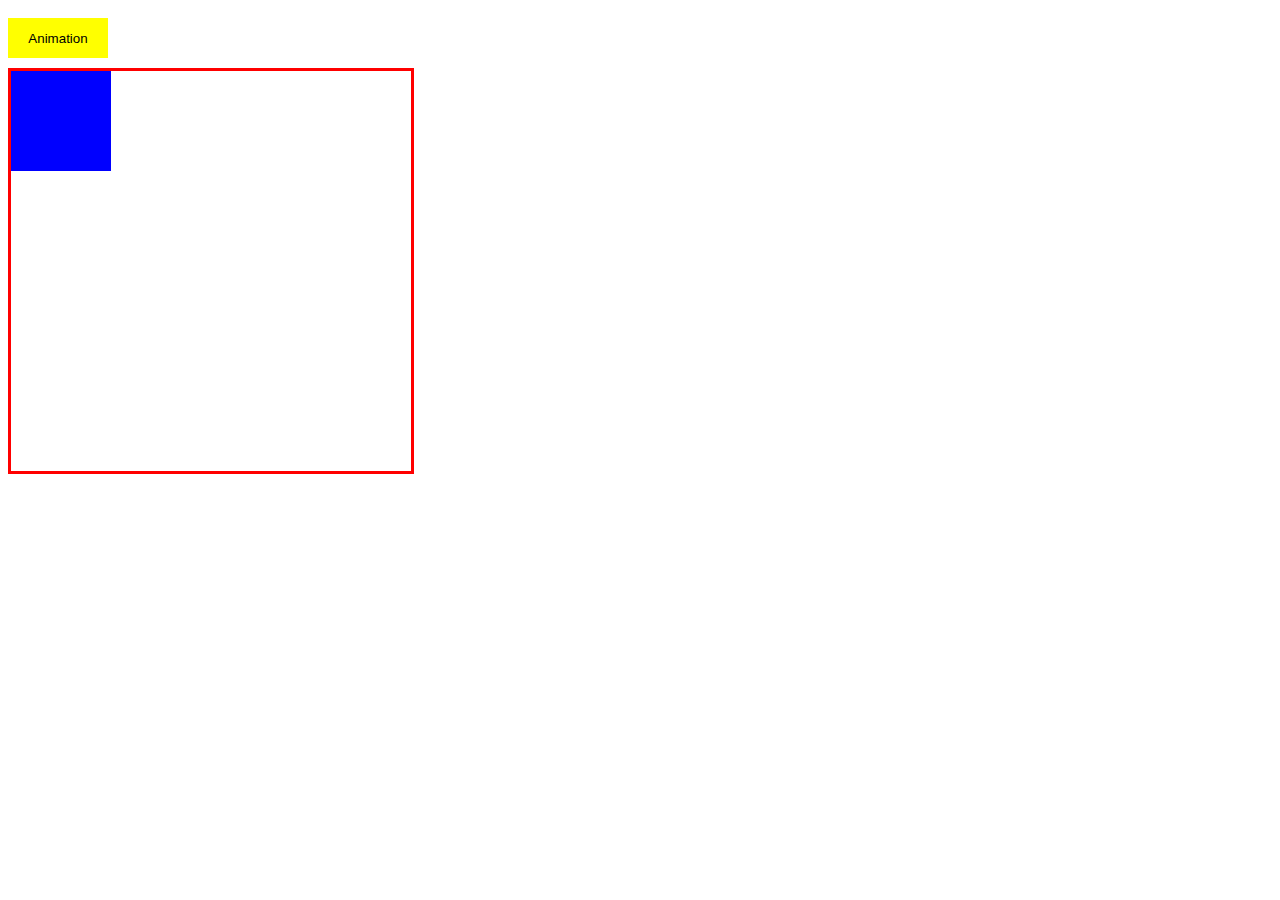
<file: 39/index.html>
<!DOCTYPE html>
<html lang="ru">
  <head>
    <meta charset="utf-8">
    <meta http-equiv="X-UA-Compatible" content="IE=edge">
   	<title>Java Script</title>
   	<link rel="stylesheet" href="styles.css">
  </head>
  <body>
    <button class="btn">Animation</button>
    <div class="wrapper">
        <div class="box"></div>
    </div>

	<script src="script.js"></script>
  </body>
</html>
</file>
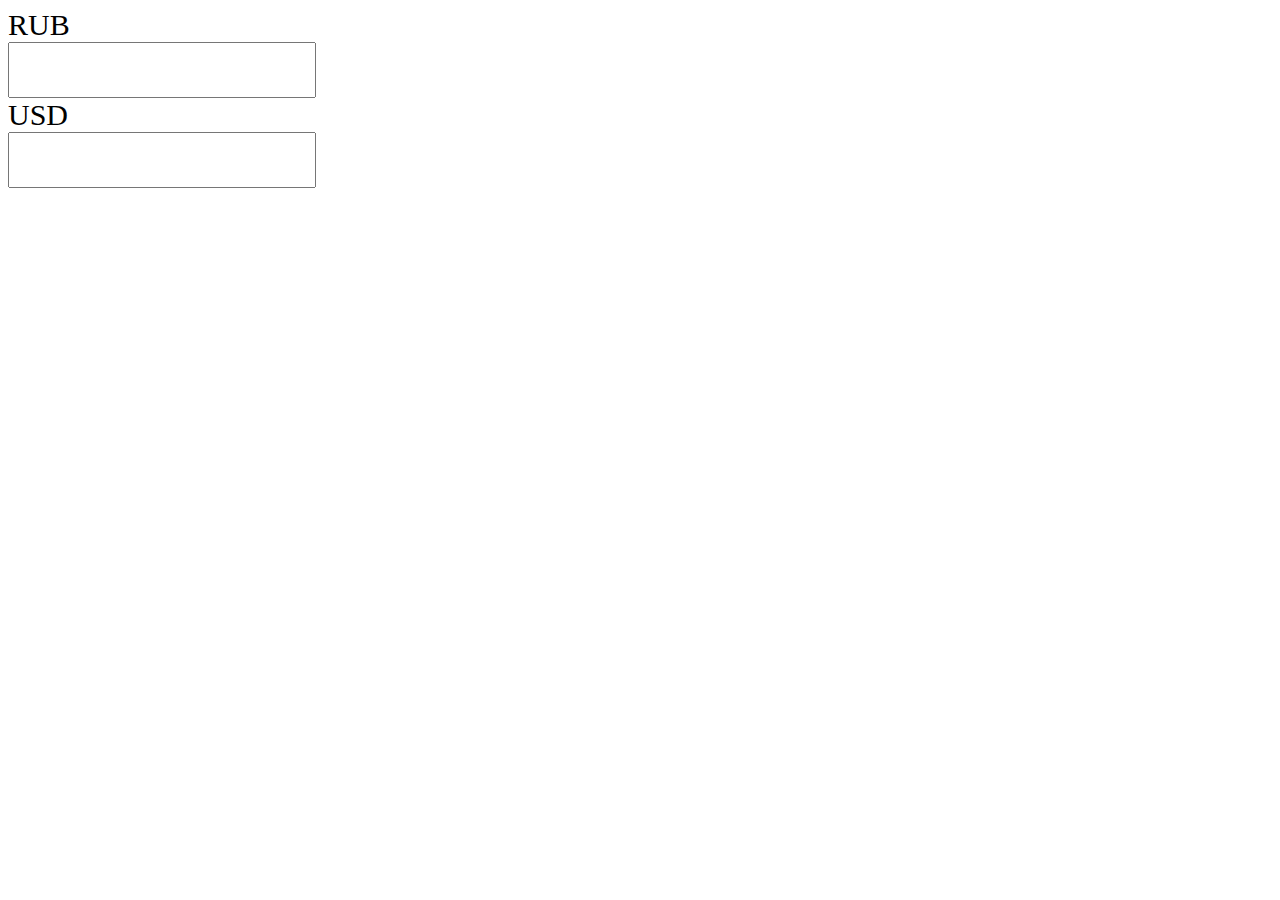
<file: calc/index.html>
<!DOCTYPE html>
<html lang="en">
<head>
    <meta charset="UTF-8">
    <meta name="viewport" content="width=device-width, initial-scale=1.0">
    <meta http-equiv="X-UA-Compatible" content="ie=edge">
    <title>Calc</title>
    <style>
        label {
            display: block;
            font-size: 30px;
        }
        input {
            width: 300px;
            height: 50px;
            font-size: 30px;
        }
    </style>
</head>
<body>
    <label for="rub">RUB</label>
    <input id="rub" type="text">
    <label for="usd">USD</label>
    <input id="usd" type="text">
    <script src="js/script.js"></script>
</body>
</html>
</file>
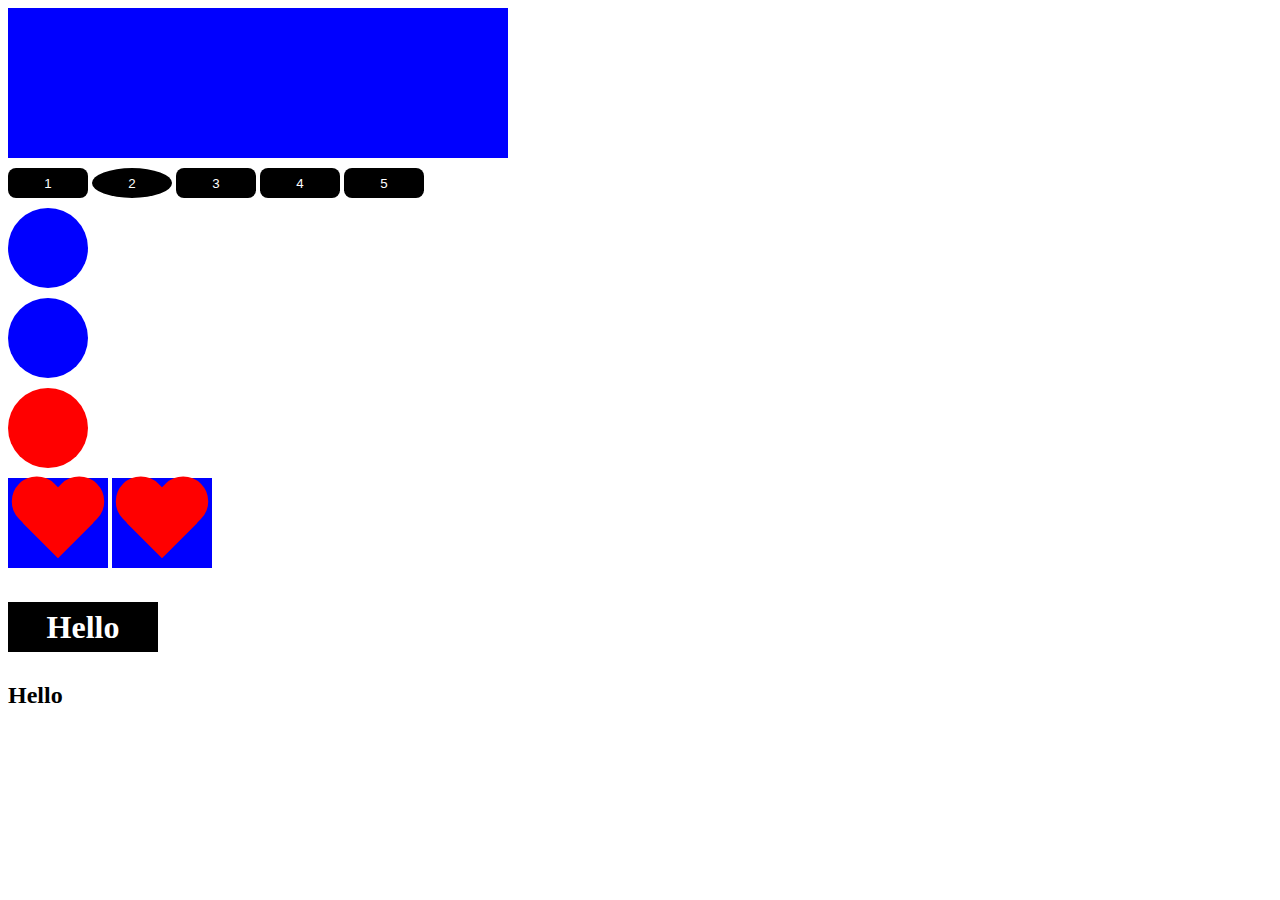
<file: elements/index.html>
<!DOCTYPE html>
<html lang="ru">
	<head>
		<meta charset="utf-8">
		<meta http-equiv="X-UA-Compatible" content="IE=edge">
		<title>JavaScript</title>
		<link rel="stylesheet" href="css/style.css">
	</head>
	<body>
		<div class="box" id="box"></div>
		<button>1</button>
		<button>2</button>
		<button>3</button>
		<button>4</button>
		<button>5</button>

		<div class="circle"></div>
		<div class="circle"></div>
		<div class="circle"></div>

		<div class="wrapper">
			<div class="heart"></div>
			<div class="heart"></div>
            <div class="heart"></div>
            
		</div>

		<script src="js/script.js"></script>
	</body>
</html>
</file>
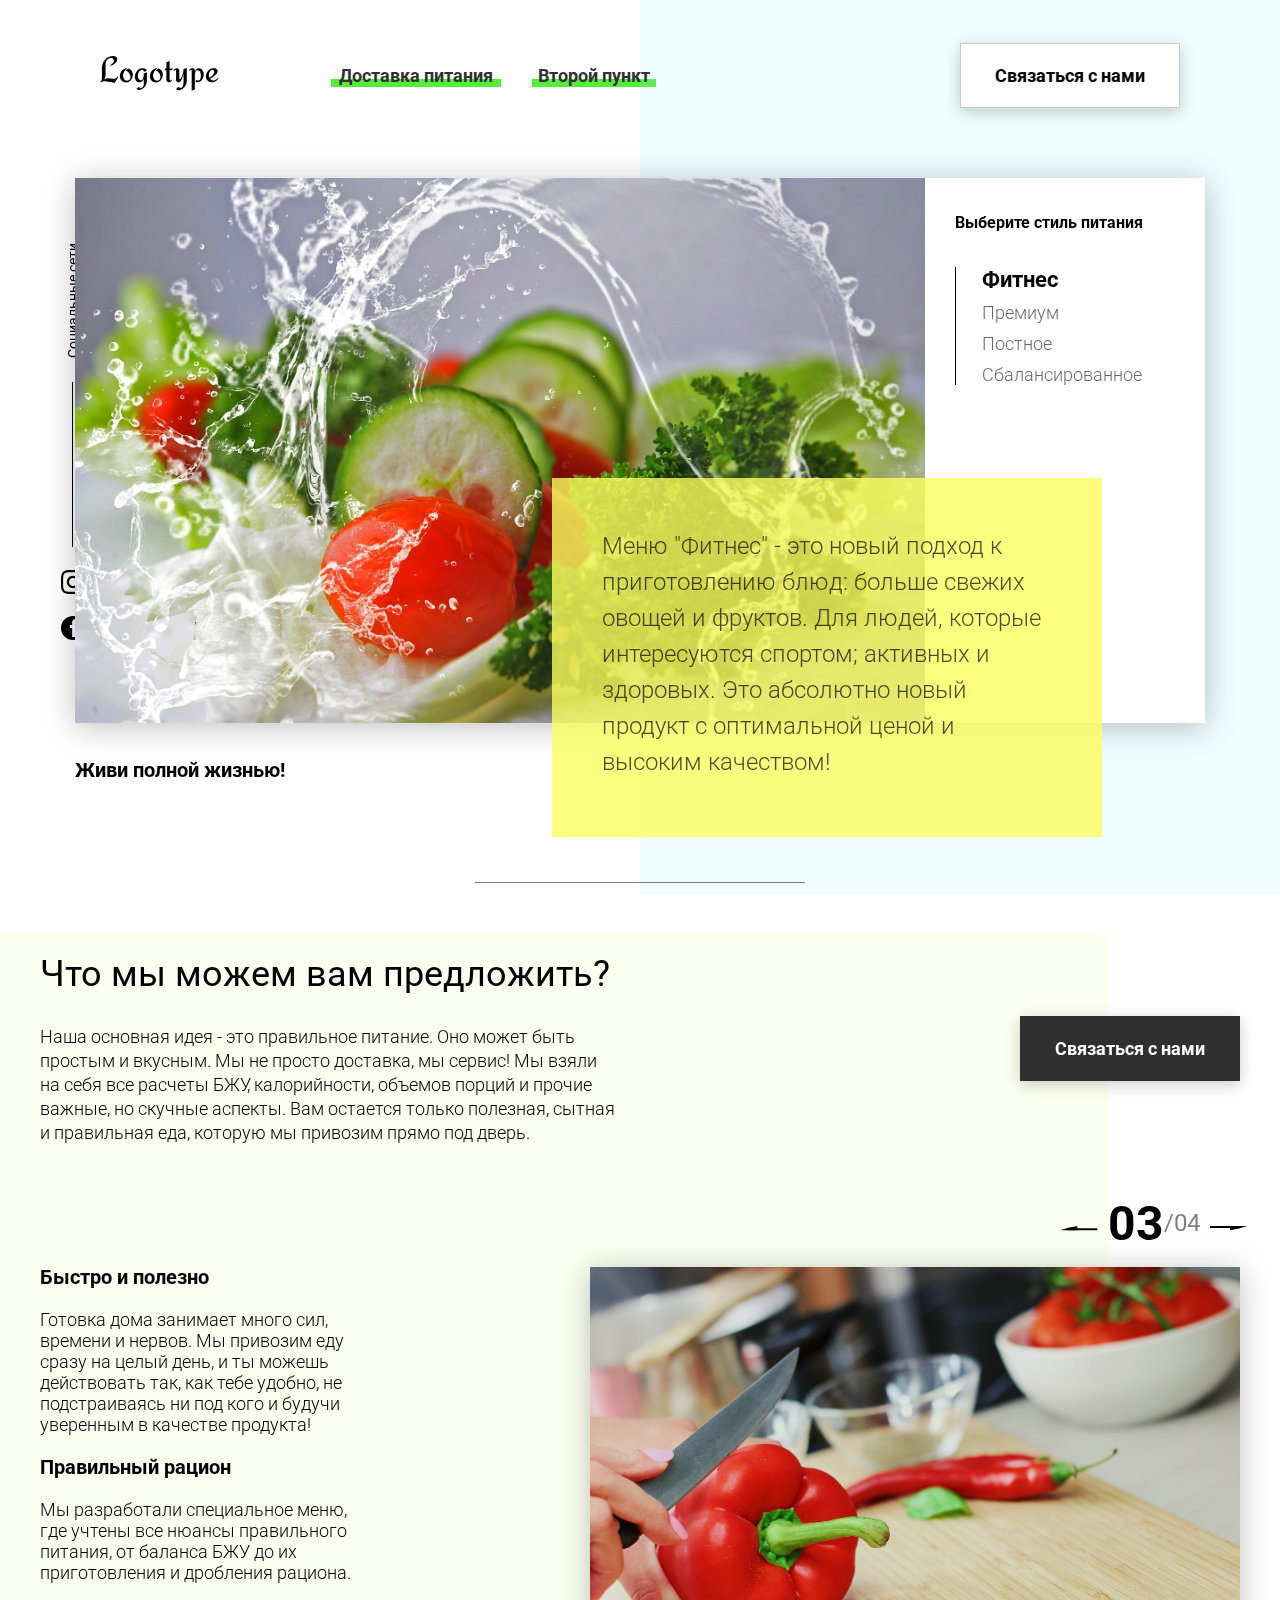
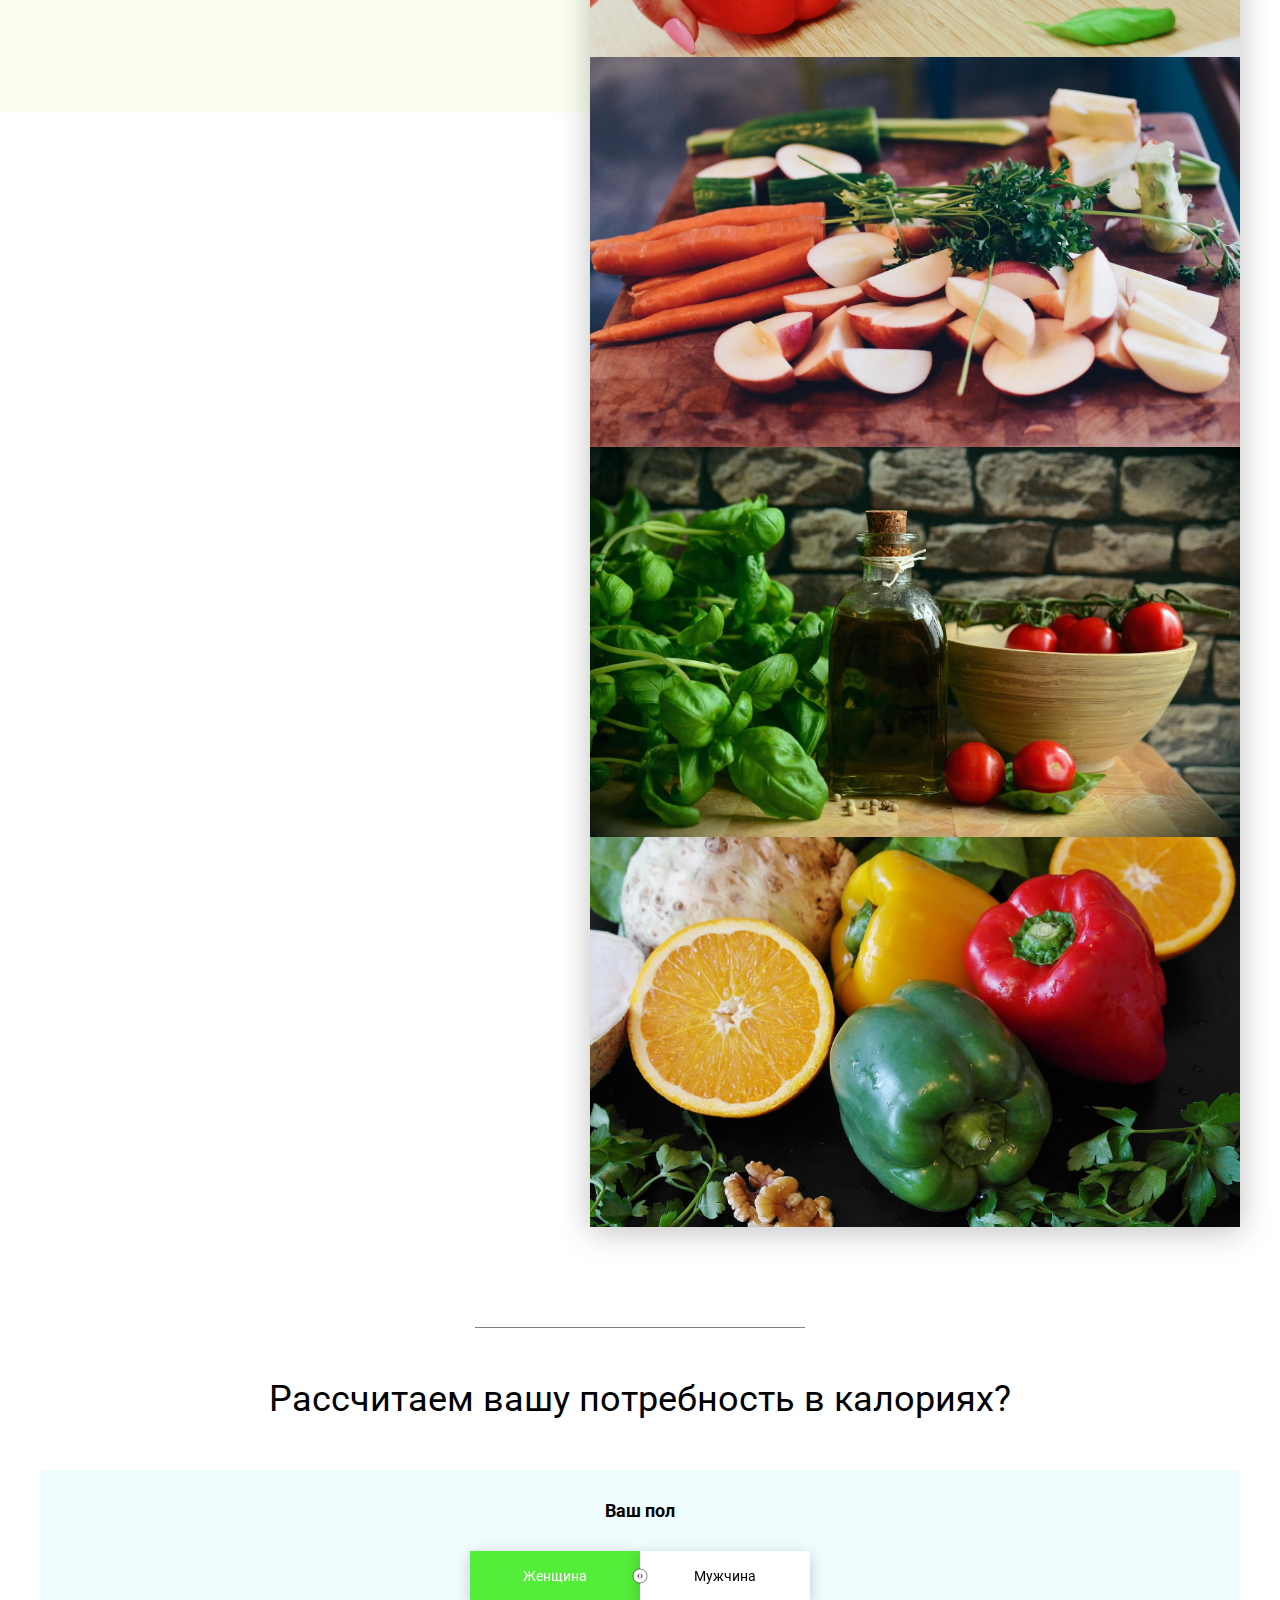
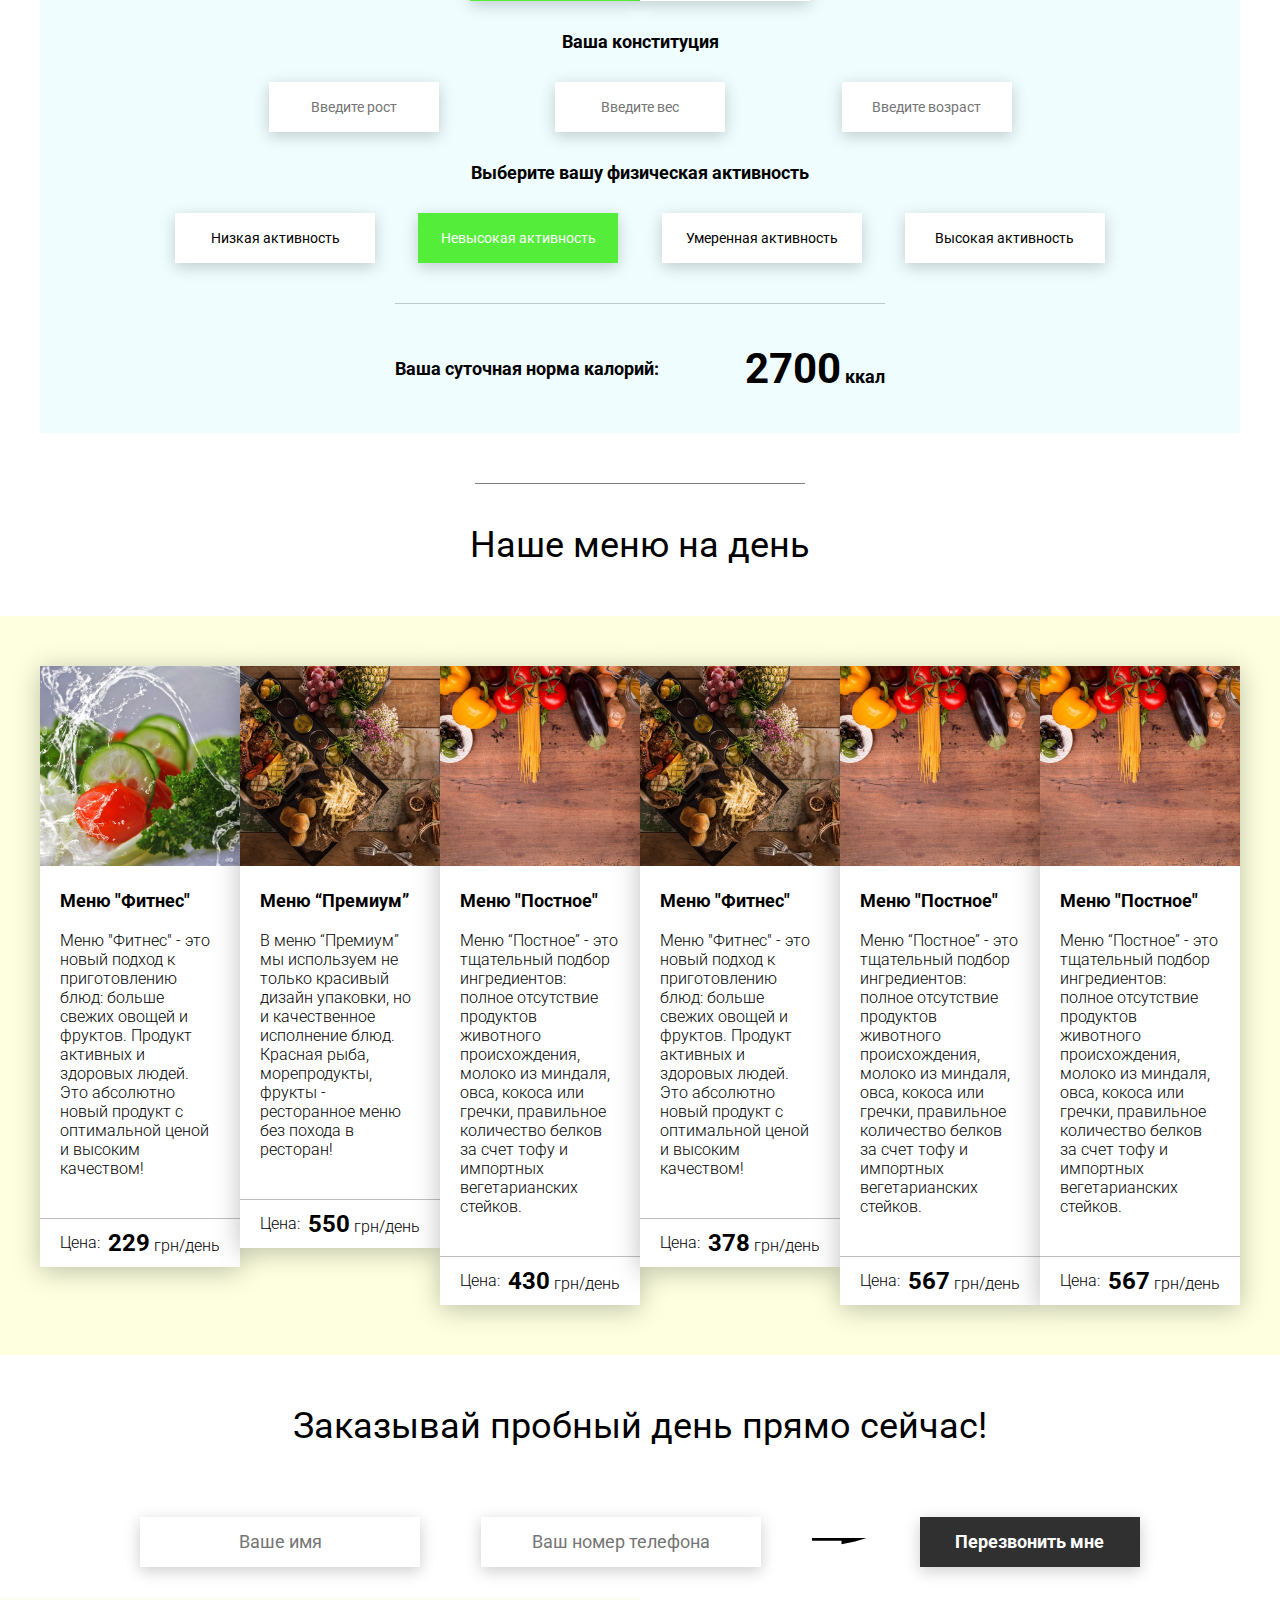
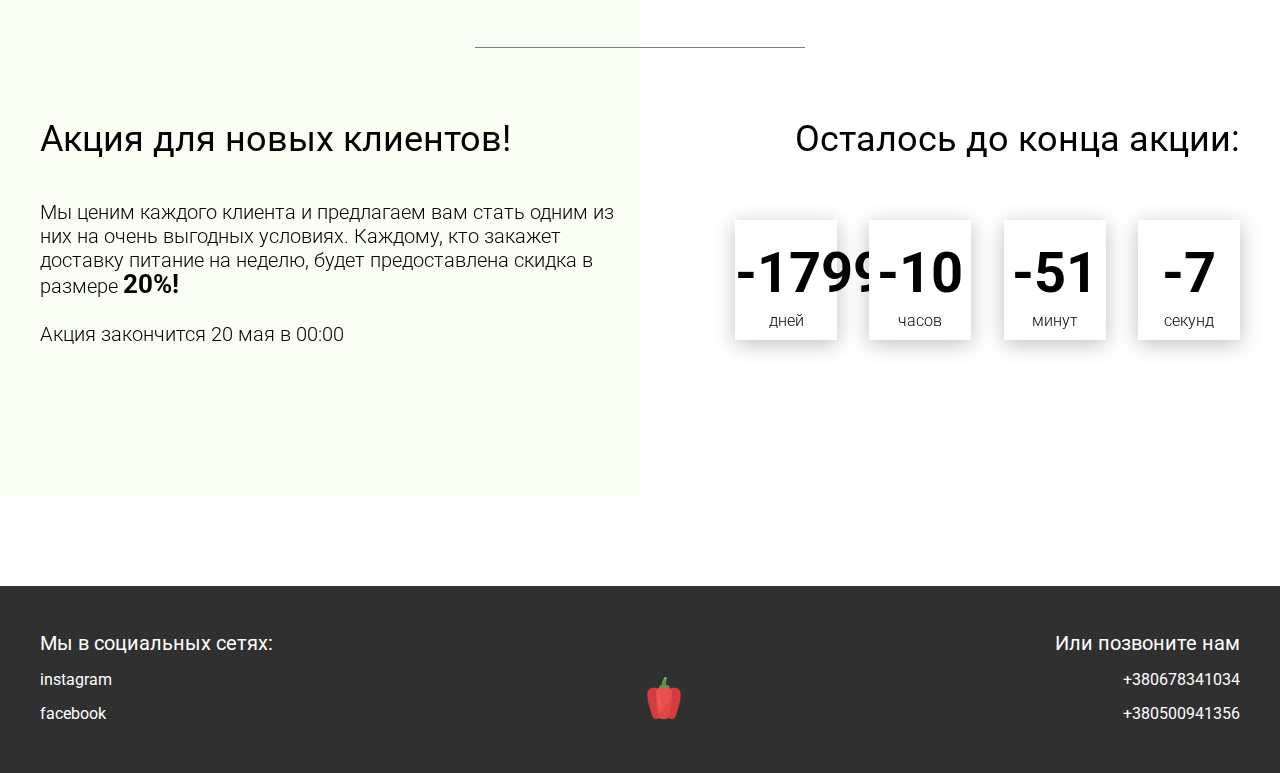
<file: Food/index.html>
<!DOCTYPE html>
<html lang="en">
<head>
    <meta charset="UTF-8">
    <meta name="viewport" content="width=device-width, initial-scale=1.0">
    <title>Food</title>
    <link rel="stylesheet" href="css/style.css">
</head>
<body>
    <header class="header">
        <div class="header__left-block">
            <div class="header__logo">
                <img src="icons/logo.svg" alt="Логотип">
            </div>
            <nav class="header__links">
                <a href="#" class="header__link">Доставка питания</a>
                <a href="#" class="header__link">Второй пункт</a>
            </nav>
        </div>
        <div class="header__right-block">
            <button data-modal class="btn btn_white">Связаться с нами</button>
        </div>
    </header>
    <div class="sidepanel">
        <div class="sidepanel__text"><span>Социальные сети</span></div>
        <div class="sidepanel__divider"></div>
        <a href="#" class="sidepanel__icon">
            <img src="icons/instagram.svg" alt="instagram">
        </a>
        <a href="#" class="sidepanel__icon">
            <img src="icons/facebook.svg" alt="facebook">
        </a>
    </div>

    <div class="preview">
        <div class="bgc_blue"></div>
        <div class="container">
            <div class="tabcontainer">
                <div class="tabcontent">
                    <img src="img/tabs/vegy.jpg" alt="vegy">
                    <div class="tabcontent__descr">
                        Меню "Фитнес" - это новый подход к приготовлению блюд: больше свежих овощей и фруктов. Для людей, которые интересуются спортом; активных и здоровых. Это абсолютно новый продукт с оптимальной ценой и высоким качеством!
                    </div>
                </div>
                <div class="tabcontent">
                    <img src="img/tabs/elite.jpg" alt="elite">
                    <div class="tabcontent__descr">
                        Меню “Премиум” - мы используем не только красивый дизайн упаковки, но и качественное исполнение блюд. Красная рыба, морепродукты, фрукты - ресторанное меню без похода в ресторан!                                     
                    </div>
                </div>
                <div class="tabcontent">
                    <img src="img/tabs/post.jpg" alt="post">
                    <div class="tabcontent__descr">
                        Наше специальное “Постное меню” - это тщательный подбор ингредиентов: полное отсутствие продуктов животного происхождения. Полная гармония с собой и природой в каждом элементе! Все будет Ом!                                     
                    </div>
                </div>
                <div class="tabcontent">
                    <img src="img/tabs/vegy.jpg" alt="vegy">
                    <div class="tabcontent__descr">
                        Меню "Сбалансированное" - это соответствие вашего рациона всем научным рекомендациям. Мы тщательно просчитываем вашу потребность в к/б/ж/у и создаем лучшие блюда для вас.
                    </div>
                </div>
                <div class="tabheader">
                    <h3>Выберите стиль питания</h3>
                    <div class="tabheader__items">
                        <div class="tabheader__item tabheader__item_active">Фитнес</div>
                        <div class="tabheader__item">Премиум</div>
                        <div class="tabheader__item">Постное</div>
                        <div class="tabheader__item">Сбалансированное</div>
                    </div>
                </div>
            </div>
            <div class="preview__life">Живи полной жизнью!</div>
        </div>
    </div>

    <div class="divider"></div>

    <div class="offer">
        <div class="bgc_y"></div>
        <div class="container">
            <div class="offer__text">
                <h2 class="title">Что мы можем вам предложить?</h2>
                <div class="offer__descr">
                    Наша основная идея - это правильное питание. Оно может быть простым и вкусным. Мы не просто доставка, мы сервис! Мы взяли на себя все расчеты БЖУ, калорийности, объемов порций и прочие важные, но скучные аспекты. Вам остается только полезная, сытная и правильная еда, которую мы привозим прямо под дверь.
                </div>
            </div>
            <div class="offer__action">
                <button data-modal class="btn btn_dark">Связаться с нами</button>
            </div>
        </div>
        <div class="container">
            <div class="offer__advantages">
                <h2>Быстро и полезно</h2>
                <div class="offer__advantages-text">
                    Готовка дома занимает много сил, времени и нервов. Мы привозим еду сразу на целый день, и ты можешь действовать так, как тебе удобно, не подстраиваясь ни под кого и будучи уверенным в качестве продукта!
                </div>
                <h2>Правильный рацион</h2>
                <div class="offer__advantages-text">
                    Мы разработали специальное меню, где учтены все нюансы правильного питания, от баланса БЖУ до их приготовления и дробления рациона.
                </div>
            </div>
            <div class="offer__slider">
                <div class="offer__slider-counter">
                    <div class="offer__slider-prev">
                        <img src="icons/left.svg" alt="prev">
                    </div>
                    <span id="current">03</span>
                    /
                    <span id="total">04</span>
                    <div class="offer__slider-next">
                        <img src="icons/right.svg" alt="next">
                    </div>
                </div>
                <div class="offer__slider-wrapper">
                    <div class="offer__slide">
                        <img src="img/slider/pepper.jpg" alt="pepper">
                    </div>
                    <div class="offer__slide">
                        <img src="img/slider/food-12.jpg" alt="food">
                    </div>
                    <div class="offer__slide">
                        <img src="img/slider/olive-oil.jpg" alt="oil">
                    </div>
                    <div class="offer__slide">
                        <img src="img/slider/paprika.jpg" alt="paprika">
                    </div>
                </div>
            </div>
        </div>
    </div>

    <div class="divider"></div>

    <div class="calculating">
        <div class="container">
            <h2 class="title">Рассчитаем вашу потребность в калориях?
            </h2>
            <div class="calculating__field">
                <div class="calculating__subtitle">
                    Ваш пол
                </div>
                <div class="calculating__choose" id="gender">
                    <div class="calculating__choose-item calculating__choose-item_active">Женщина</div>
                    <div class="calculating__choose-item">Мужчина</div>
                </div>

                <div class="calculating__subtitle">
                    Ваша конституция
                </div>
                <div class="calculating__choose calculating__choose_medium">
                    <input type="text" id="height" placeholder="Введите рост" class="calculating__choose-item">
                    <input type="text" id="weight" placeholder="Введите вес"  class="calculating__choose-item">
                    <input type="text" id="age" placeholder="Введите возраст" class="calculating__choose-item">
                </div>

                <div class="calculating__subtitle">
                    Выберите вашу физическая активность
                </div>
                <div class="calculating__choose calculating__choose_big">
                    <div id="low" class="calculating__choose-item">Низкая активность </div>
                    <div id="small"  class="calculating__choose-item calculating__choose-item_active">Невысокая активность</div>
                    <div id="medium" class="calculating__choose-item">Умеренная активность</div>
                    <div id="high" class="calculating__choose-item">Высокая активность</div>
                </div>

                <div class="calculating__divider"></div>

                <div class="calculating__total">
                    <div class="calculating__subtitle">
                        Ваша суточная норма калорий:
                    </div>
                    <div class="calculating__result">
                        <span>2700</span> ккал
                    </div>
                </div>
            </div>
        </div>
    </div>

    <div class="divider"></div>

    <div class="menu">
        <h2 class="title">Наше меню на день</h2>

        <div class="menu__field">
            <div class="container">
                <div class="menu__item">
                    <img src="img/tabs/vegy.jpg" alt="vegy">
                    <h3 class="menu__item-subtitle">Меню "Фитнес"</h3>
                    <div class="menu__item-descr">Меню "Фитнес" - это новый подход к приготовлению блюд: больше свежих овощей и фруктов. Продукт активных и здоровых людей. Это абсолютно новый продукт с оптимальной ценой и высоким качеством!</div>
                    <div class="menu__item-divider"></div>
                    <div class="menu__item-price">
                        <div class="menu__item-cost">Цена:</div>
                        <div class="menu__item-total"><span>229</span> грн/день</div>
                    </div>
                </div>
                <div class="menu__item">
                    <img src="img/tabs/elite.jpg" alt="elite">
                    <h3 class="menu__item-subtitle">Меню “Премиум”</h3>
                    <div class="menu__item-descr">В меню “Премиум” мы используем не только красивый дизайн упаковки, но и качественное исполнение блюд. Красная рыба, морепродукты, фрукты - ресторанное меню без похода в ресторан!</div>
                    <div class="menu__item-divider"></div>
                    <div class="menu__item-price">
                        <div class="menu__item-cost">Цена:</div>
                        <div class="menu__item-total"><span>550</span> грн/день</div>
                    </div>
                </div>
                <div class="menu__item">
                    <img src="img/tabs/post.jpg" alt="post">
                    <h3 class="menu__item-subtitle">Меню "Постное"</h3>
                    <div class="menu__item-descr">Меню “Постное” - это тщательный подбор ингредиентов: полное отсутствие продуктов животного происхождения, молоко из миндаля, овса, кокоса или гречки, правильное количество белков за счет тофу и импортных вегетарианских стейков. </div>
                    <div class="menu__item-divider"></div>
                    <div class="menu__item-price">
                        <div class="menu__item-cost">Цена:</div>
                        <div class="menu__item-total"><span>430</span> грн/день</div>
                    </div>
                </div>
            </div>
        </div>
    </div>

    <div class="order">
        <div class="container">
            <div class="title">Заказывай пробный день прямо сейчас!</div>
            <form action="#" class="order__form">
                <input required placeholder="Ваше имя" name="name" type="text" class="order__input">
                <input required placeholder="Ваш номер телефона" name="phone" type="phone" class="order__input">
                <img src="icons/right.svg" alt="right">
                <button class="btn btn_dark btn_min">Перезвонить мне</button>
            </form>
        </div>
    </div>

    <div class="divider"></div>

    <div class="promotion">
        <div class="bgc_y"></div>
        <div class="container">
            <div class="promotion__text">
                <div class="title">Акция для новых клиентов!</div>
                <div class="promotion__descr">
                    Мы ценим каждого клиента и предлагаем вам стать одним из них на очень выгодных условиях. 
                    Каждому, кто закажет доставку питание на неделю, будет предоставлена скидка в размере <span>20%!</span>
                    <br><br>
                    Акция закончится 20 мая в 00:00
                </div>
            </div>
            <div class="promotion__timer">
                <div class="title">Осталось до конца акции:</div>
                <div class="timer">
                    <div class="timer__block">
                        <span id="days">12</span>
                        дней
                    </div>
                    <div class="timer__block">
                        <span id="hours">20</span>
                        часов
                    </div>
                    <div class="timer__block">
                        <span id="minutes">56</span>
                        минут
                    </div>
                    <div class="timer__block">
                        <span id="seconds">20</span>
                        секунд
                    </div>
                </div>
            </div>
        </div>
    </div>

    <footer class="footer">
        <div class="container">
            <div class="social">
                <div class="subtitle">Мы в социальных сетях:</div>
                <a href="#" class="link">instagram</a>
                <a href="#" class="link">facebook</a>
            </div>
            <div class="pepper">
                <img src="icons/veg.svg" alt="pepper">
            </div>
            <div class="call">
                <div class="subtitle">Или позвоните нам</div>
                <a href="#" class="link">+380678341034</a>
                <a href="#" class="link">+380500941356</a>
            </div>
        </div>
    </footer>

    <div class="modal">
        <div class="modal__dialog">
            <div class="modal__content">
                <form action="#">
                    <div data-close class="modal__close">&times;</div>
                    <div class="modal__title">Мы свяжемся с вами как можно быстрее!</div>
                    <input required placeholder="Ваше имя" name="name" type="text" class="modal__input">
                    <input required placeholder="Ваш номер телефона" name="phone" type="phone" class="modal__input">
                    <button class="btn btn_dark btn_min">Перезвонить мне</button>
                </form>
            </div>
        </div>
    </div>

    <script src="js/script.js"></script>
</body>
</html>
</file>
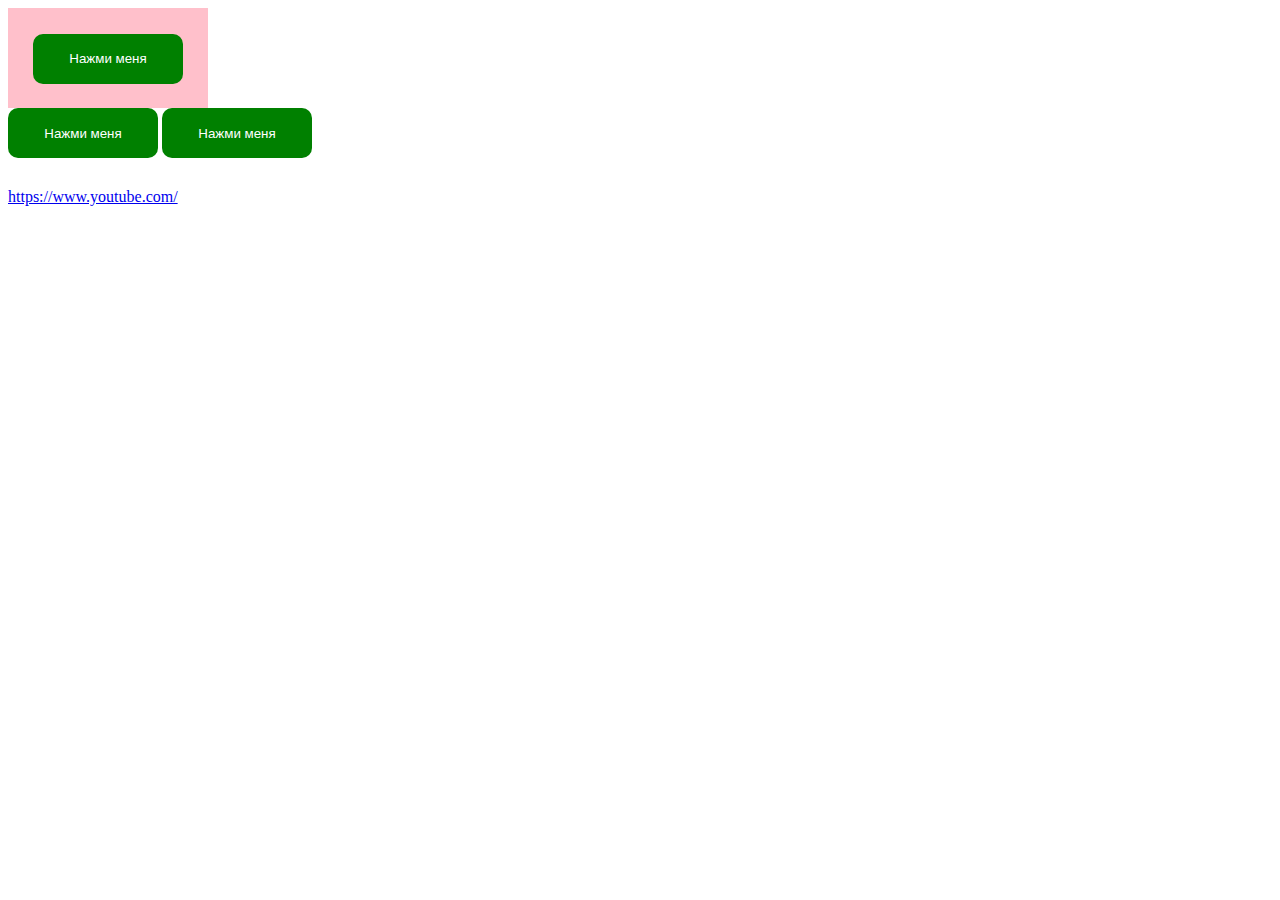
<file: preview 31/index.html>
<!DOCTYPE html>
<html lang="ru">
  <head>
		<meta charset="utf-8">
		<meta http-equiv="X-UA-Compatible" content="IE=edge">
		<title>JavaScript</title>
		<link rel="stylesheet" href="css.css">
  </head>
  <body>
        <div class="overlay">
			<button id="btn">Нажми меня</button>
		</div>
		<button >Нажми меня</button>
		<button>Нажми меня</button>

    	<a href="https://www.youtube.com/">https://www.youtube.com/</a>

		<script src="script.js"></script>
  </body>
</html>
</file>
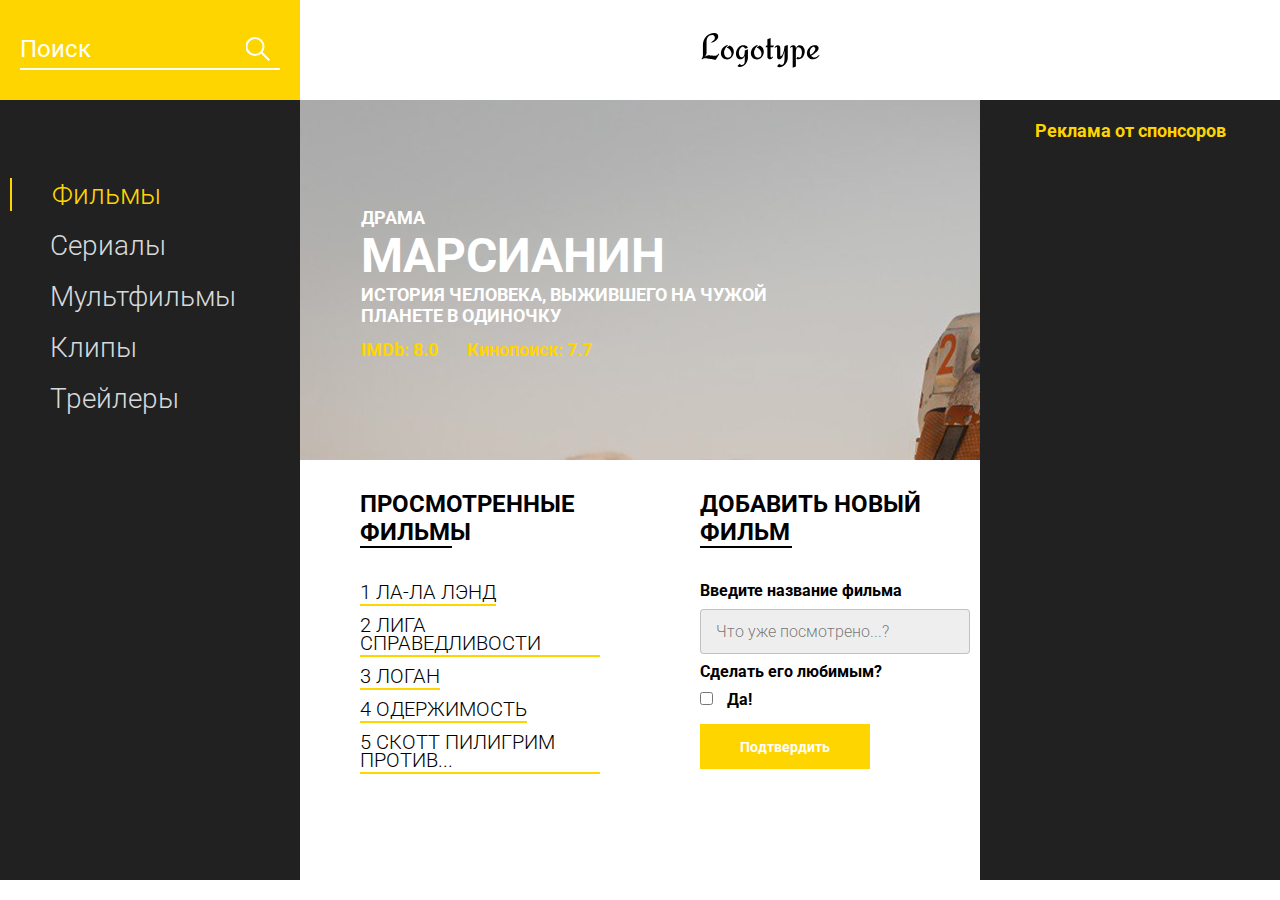
<file: project30/index.html>
<!DOCTYPE html>
<html lang="en">
<head>
    <meta charset="UTF-8">
    <meta name="viewport" content="width=device-width, initial-scale=1.0">
    <title>Movie DB</title>
    <link href="https://fonts.googleapis.com/css?family=Roboto:300,400,700&display=swap&subset=cyrillic-ext" rel="stylesheet">
    <link rel="stylesheet" href="css/style.min.css">
</head>
<body>
    <header class="header">
        <div class="header__search">
            <form action="#">
                <input type="text" placeholder="Поиск">
            </form>
        </div>
        <div class="header__logo">
            <img src="icons/Logotype.svg" alt="logo">
        </div>
    </header>
    <main class="promo">
        <div class="promo__menu">
            <nav class="promo__menu-list">
                <ul>
                    <li><a class="promo__menu-item promo__menu-item_active" href="#">Фильмы</a></li>
                    <li><a class="promo__menu-item" href="#">Сериалы</a></li>
                    <li><a class="promo__menu-item" href="#">Мультфильмы</a></li>
                    <li><a class="promo__menu-item" href="#">Клипы</a></li>
                    <li><a class="promo__menu-item" href="#">Трейлеры</a></li>
                </ul>
            </nav>
        </div>
        <div class="promo__content">
            <div class="promo__bg">
                <div class="promo__genre">КОМЕДИЯ</div>
                <div class="promo__title">МАРСИАНИН</div>
                <div class="promo__descr">ИСТОРИЯ ЧЕЛОВЕКА, ВЫЖИВШЕГО НА ЧУЖОЙ ПЛАНЕТЕ В ОДИНОЧКУ</div>
                <div class="promo__ratings">
                    <span>IMDb: 8.0</span>
                    <span>Кинопоиск: 7.7</span>
                </div>
            </div>
            <div class="promo__interactive">
                <div>
                    <div class="promo__interactive-title">ПРОСМОТРЕННЫЕ ФИЛЬМЫ</div>
                    <ul class="promo__interactive-list">
                        <li class="promo__interactive-item">ЛОГАН
                            <div class="delete"></div>
                        </li>
                        <li class="promo__interactive-item">ЛИГА СПРАВЕДЛИВОСТИ
                            <div class="delete"></div>
                        </li>
                        <li class="promo__interactive-item">ЛА-ЛА ЛЭНД
                            <div class="delete"></div>
                        </li>
                        <li class="promo__interactive-item">ОДЕРЖИМОСТЬ
                            <div class="delete"></div>
                        </li>
                        <li class="promo__interactive-item">СКОТТ ПИЛИГРИМ ПРОТИВ...
                            <div class="delete"></div>
                        </li>
                    </ul>
                </div>
                <div>
                    <form class="add">
                        <div class="promo__interactive-title">ДОБАВИТЬ НОВЫЙ ФИЛЬМ</div>
                        <span>Введите название фильма</span>
                        <input class="adding__input" type="text" placeholder="Что уже посмотрено...?">
                        <span>Сделать его любимым?</span>
                        <input type="checkbox">
                        <span class="yes">Да!</span>
                        <button>Подтвердить</button>
                    </form>
                </div>
            </div>
        </div>
        <div class="promo__adv">
            <div class="promo__adv-title">Реклама от спонсоров</div>
            <img src="img/content_1.jpg" alt="some picture">
            <img src="img/content_2.jpg" alt="some picture">
            <img src="img/content_3.png" alt="some picture">
        </div>
    </main>

    <script src="js/script.js"></script>
</body>
</html>
</file>
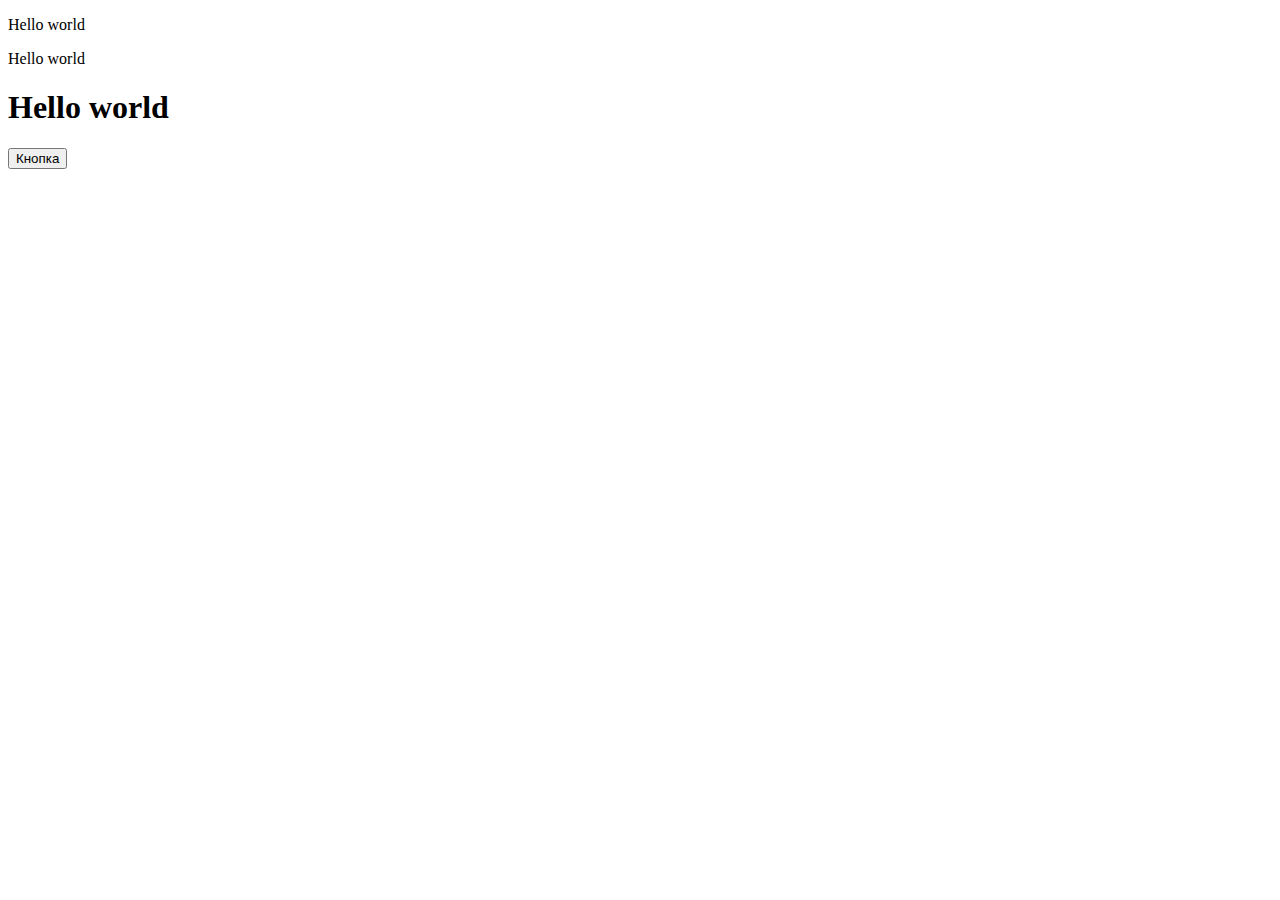
<file: temp/index.html>
<!DOCTYPE html>
<html lang="en">
<head>
    <meta charset="UTF-8">
    <meta http-equiv="X-UA-Compatible" content="IE=edge">
    <meta name="viewport" content="width=device-width, initial-scale=1.0">
    <title>Document</title>
</head>
<body>
    <script async src="/55/script.js"></script>

    <p>Hello world</p>
    <p>Hello world</p>

    <h1>Hello world</h1>
    <button>Кнопка</button>

    
    
</body>
</html>
</file>
<file: 39/styles.css>
.box {
  position: absolute;
  width: 100px;
  height: 100px;
  background-color: blue;
}
.wrapper {
  position: relative;
  width: 400px;
  height: 400px;
  border: 3px solid red;
}
button {
  margin-bottom: 10px;
  margin-top: 10px;
  width: 100px;
  height: 40px;
  background-color: yellow;
  border: none;
}
</file>
<file: elements/css/style.css>
.box {
  width: 150px;
  height: 150px;
  background-color: red;
}
button {
	width: 80px;
	height: 30px;
	margin-top: 10px;
	border: none;
	border-radius: 8px;
	background-color: #000;
	color: #fff;
	cursor: pointer;
	outline: none;
}

.circle {
	width: 80px;
	height: 80px;
	background-color: blue;
	display: block;
	margin-top: 10px;
	border-radius: 100%;
}

.heart {
	display: inline-block;
    position: relative;
    width: 100px;
    height: 90px;
    margin-top: 10px;
}
.heart:before,
.heart:after {
    position: absolute;
    content: "";
    left: 50px;
    top: 0;
    width: 50px;
    height: 80px;
    background: red;
    -moz-border-radius: 50px 50px 0 0;
    border-radius: 50px 50px 0 0;
    -webkit-transform: rotate(-45deg);
       -moz-transform: rotate(-45deg);
        -ms-transform: rotate(-45deg);
         -o-transform: rotate(-45deg);
            transform: rotate(-45deg);
    -webkit-transform-origin: 0 100%;
       -moz-transform-origin: 0 100%;
        -ms-transform-origin: 0 100%;
         -o-transform-origin: 0 100%;
            transform-origin: 0 100%;
}
.heart:after {
    left: 0;
    -webkit-transform: rotate(45deg);
       -moz-transform: rotate(45deg);
        -ms-transform: rotate(45deg);
         -o-transform: rotate(45deg);
            transform: rotate(45deg);
    -webkit-transform-origin: 100% 100%;
       -moz-transform-origin: 100% 100%;
        -ms-transform-origin: 100% 100%;
         -o-transform-origin: 100% 100%;
            transform-origin :100% 100%;
}
.black{
	width: 150px;
	height: 50px;
	line-height: 50px;
	text-align: center;
	background-color: black;
	margin-bottom: 30px;
	margin-top: 30px;
	color: #fff;
}
</file>
<file: Food/css/style.css>
@import url(https://fonts.googleapis.com/css?family=Roboto:300,400,700&display=swap&subset=cyrillic-ext);
* {
    box-sizing: border-box;
    margin: 0;
    padding: 0;
    font-family: Roboto, sans-serif
}

a {
    text-decoration: none
}

.btn {
    width: 220px;
    height: 65px;
    display: flex;
    justify-content: center;
    align-items: center;
    background-color: #fff;
    font-size: 18px;
    font-weight: 700;
    border: 1px solid rgba(0, 0, 0, .2);
    box-shadow: 0 4px 15px rgba(0, 0, 0, .2);
    cursor: pointer;
    transition: .3s all;
    outline: 0
}

.btn_white {
    background-color: #fff
}

.btn_dark {
    background-color: #303030;
    color: #fff;
    border: none
}

.btn_min {
    height: 50px
}

.btn:hover {
    box-shadow: 0 4px 30px rgba(0, 0, 0, .3)
}

.container {
    max-width: 1200px;
    margin: 0 auto
}

.divider {
    width: 330px;
    height: 1px;
    margin: 0 auto;
    background-color: rgba(0, 0, 0, .5)
}

.title {
    font-size: 36px;
    font-weight: 400
}

.header {
    display: flex;
    justify-content: space-between;
    align-items: center;
    height: 150px;
    padding: 0 100px
}

.header__left-block {
    display: flex;
    justify-content: space-between;
    min-width: 550px
}

.header__logo {
    max-width: 170px
}

.header__logo img {
    width: 100%
}

.header__links {
    display: flex;
    align-items: center
}

.header__link {
    position: relative;
    margin-right: 45px;
    font-weight: 700;
    font-size: 18px;
    color: #303030
}

.header__link:after {
    content: '';
    position: absolute;
    display: block;
    width: 110%;
    left: -5%;
    bottom: -1px;
    z-index: -1;
    height: 8px;
    background: #54ed39
}

.header__link:last-child {
    margin-right: 0
}

.sidepanel {
    position: fixed;
    left: 60px;
    top: 240px;
    height: 400px;
    width: 25px;
    display: flex;
    flex-direction: column;
    justify-content: space-between;
    align-items: center
}

.sidepanel__text {
    width: 120px;
    height: 120px;
    font-size: 14px
}

.sidepanel__text span {
    display: flex;
    transform: rotate(-90deg) translateX(-50px)
}

.sidepanel__divider {
    width: 1px;
    height: 165px;
    background-color: #000
}

.sidepanel__icon {
    width: 24px;
    height: 24px
}

.sidepanel__icon img {
    width: 100%
}

.preview {
    padding: 28px 0 100px 0;
    position: relative
}

.preview__life {
    font-weight: 700;
    font-size: 20px;
    margin-left: 35px;
    margin-top: 35px
}

.bgc_blue {
    position: absolute;
    right: 0;
    top: -155px;
    width: 50vw;
    height: 900px;
    background: rgba(146, 242, 255, .15);
    z-index: -1
}

.tabcontainer {
    display: flex;
    width: 1130px;
    margin: 0 auto;
    box-shadow: 0 4px 30px rgba(0, 0, 0, .25)
}

.tabcontent {
    width: 850px;
    position: relative
}

.tabcontent img {
    width: 100%;
    height: 100%;
    object-fit: cover
}

.tabcontent__descr {
    position: absolute;
    top: 300px;
    right: -177px;
    width: 550px;
    height: 359px;
    background: rgba(251, 254, 93, .8);
    padding: 50px;
    font-size: 24px;
    font-weight: 300;
    line-height: 36px;
    color: rgba(0, 0, 0, .7)
}

.tabheader {
    width: 280px;
    padding: 35px 30px;
    background-color: #fff
}

.tabheader h3 {
    font-weight: 700;
    font-size: 16px
}

.tabheader__items {
    margin-top: 35px;
    padding-left: 26px;
    border-left: 1px solid #000
}

.tabheader__item {
    font-weight: 700;
    font-size: 18px;
    font-weight: 300;
    margin-top: 10px;
    color: rgba(0, 0, 0, .6);
    cursor: pointer;
    transition: .3s all
}

.tabheader__item_active {
    color: #000;
    font-size: 22px;
    font-weight: 700
}

.offer {
    padding: 70px 0 100px 0;
    position: relative
}

.offer .container {
    display: flex;
    justify-content: space-between
}

.offer .bgc_y {
    position: absolute;
    width: 1109px;
    height: 780px;
    background: rgba(243, 255, 222, .45);
    z-index: -1;
    top: 50px
}

.offer__text {
    width: 580px
}

.offer__descr {
    font-size: 18px;
    margin-top: 30px;
    font-weight: 300;
    line-height: 24px
}

.offer__action {
    display: flex;
    align-items: center;
    justify-content: flex-end
}

.offer__advantages {
    width: 330px;
    margin-top: 50px
}

.offer__advantages h2 {
    font-weight: 700;
    font-size: 20px;
    margin-top: 20px
}

.offer__advantages h2:first-child {
    margin-top: 70px
}

.offer__advantages-text {
    margin-top: 20px;
    font-size: 18px;
    font-weight: 300;
    line-height: 21px
}

.offer__slider {
    width: 650px;
    margin-top: 50px;
    display: flex;
    flex-direction: column;
    align-items: flex-end
}

.offer__slider-counter {
    display: flex;
    width: 180px;
    align-items: center;
    font-size: 24px;
    color: rgba(0, 0, 0, .5)
}

.offer__slider-wrapper {
    width: 100%;
    margin-top: 15px;
    box-shadow: 0 4px 30px rgba(0, 0, 0, .25)
}

.offer__slider-prev {
    margin-right: 10px;
    cursor: pointer
}

.offer__slider-next {
    margin-left: 10px;
    cursor: pointer
}

.offer__slider #current {
    font-size: 48px;
    font-weight: 700;
    color: #000
}

.offer__slide {
    width: 100%;
    height: 390px
}

.offer__slide img {
    width: 100%;
    height: 100%;
    object-fit: cover
}

.calculating {
    padding: 50px 0
}

.calculating .title {
    text-align: center
}

.calculating__field {
    width: 100%;
    margin-top: 50px;
    background: rgba(146, 242, 255, .15);
    padding: 30px 0 40px 0
}

.calculating__subtitle {
    text-align: center;
    font-size: 18px;
    font-weight: 700;
    margin-top: 30px
}

.calculating__subtitle:first-child {
    margin-top: 0
}

.calculating #gender:after {
    content: '';
    position: absolute;
    top: 50%;
    transform: translateY(-50%);
    display: block;
    width: 16px;
    height: 16px;
    background: url(../icons/switch.svg) center center/cover no-repeat
}

.calculating__choose {
    position: relative;
    display: flex;
    margin-top: 30px;
    justify-content: center
}

.calculating__choose-item {
    display: flex;
    align-items: center;
    justify-content: center;
    width: 170px;
    height: 50px;
    padding: 0 10px;
    background: #fff;
    box-shadow: 0 4px 15px rgba(0, 0, 0, .2);
    border: none;
    text-align: center;
    font-size: 14px;
    cursor: pointer;
    outline: 0;
    transition: .3s all
}

.calculating__choose-item_active {
    color: #fff;
    background-color: #54ed39
}

.calculating__choose_medium {
    width: 743px;
    justify-content: space-between;
    margin: 30px auto 0 auto
}

.calculating__choose_big {
    width: 930px;
    justify-content: space-between;
    margin: 30px auto 0 auto
}

.calculating__choose_big .calculating__choose-item {
    width: 200px
}

.calculating__divider {
    width: 490px;
    height: 1px;
    margin: 40px auto;
    background-color: rgba(0, 0, 0, .2)
}

.calculating__total {
    width: 490px;
    margin: 0 auto;
    display: flex;
    justify-content: space-between;
    align-items: center
}

.calculating__result {
    font-size: 18px;
    font-weight: 700
}

.calculating__result span {
    font-size: 42px
}

.menu {
    padding: 40px 0 50px 0
}

.menu .container {
    display: flex;
    justify-content: space-between;
    align-items: flex-start
}

.menu .title {
    text-align: center
}

.menu__field {
    margin-top: 50px;
    padding: 50px 0;
    width: 100%;
    background: rgba(249, 254, 126, .25)
}

.menu__item {
    width: 320px;
    min-height: 450px;
    background: #fff;
    box-shadow: 0 4px 25px rgba(0, 0, 0, .25);
    font-size: 16px;
    font-weight: 300
}

.menu__item img {
    width: 100%;
    height: 200px;
    object-fit: cover
}

.menu__item-subtitle {
    font-weight: 700;
    font-size: 18px;
    padding: 0 20px;
    margin-top: 20px
}

.menu__item-descr {
    margin-top: 20px;
    padding: 0 20px
}

.menu__item-divider {
    width: 100%;
    height: 1px;
    background-color: rgba(0, 0, 0, .25);
    margin-top: 40px
}

.menu__item-price {
    display: flex;
    justify-content: space-between;
    align-items: center;
    padding: 10px 20px
}

.menu__item-price span {
    font-size: 24px;
    font-weight: 700
}

.order {
    padding-bottom: 80px
}

.order .title {
    text-align: center
}

.order__form {
    margin-top: 70px;
    padding: 0 100px;
    display: flex;
    justify-content: space-between;
    align-items: center
}

.order__form img {
    transform: scale(1.5)
}

.order__input {
    width: 280px;
    height: 50px;
    background: #fff;
    box-shadow: 0 4px 15px rgba(0, 0, 0, .2);
    border: none;
    font-size: 18px;
    text-align: center;
    padding: 0 20px;
    outline: 0
}

.promotion {
    padding: 70px 0 240px 0;
    position: relative
}

.promotion .container {
    display: flex
}

.promotion .bgc_y {
    position: absolute;
    width: 50%;
    height: 499px;
    background: rgba(243, 255, 222, .35);
    z-index: -1;
    top: -50px;
    left: 0
}

.promotion__text {
    width: 50%
}

.promotion__descr {
    margin-top: 40px;
    font-size: 20px;
    line-height: 24px;
    font-weight: 300
}

.promotion__descr span {
    font-weight: 700;
    font-size: 26px
}

.promotion__timer {
    width: 50%
}

.promotion__timer .title {
    text-align: right
}

.promotion__timer .timer {
    margin-top: 60px;
    padding-left: 95px;
    display: flex;
    justify-content: space-between;
    align-items: center
}

.promotion__timer .timer__block {
    width: 102px;
    height: 120px;
    background: #fff;
    box-shadow: 0 4px 20px rgba(0, 0, 0, .25);
    font-size: 16px;
    font-weight: 300;
    text-align: center
}

.promotion__timer .timer__block span {
    display: block;
    margin-top: 20px;
    margin-bottom: 5px;
    font-size: 56px;
    font-weight: 700
}

.footer {
    min-height: 180px;
    background-color: #303030;
    padding: 45px 0 50px 0;
    color: #fff
}

.footer .container {
    height: 100%;
    display: flex;
    justify-content: space-between;
    align-items: flex-end
}

.footer .subtitle {
    font-size: 20px
}

.footer .link {
    display: block;
    margin-top: 15px;
    font-size: 16px;
    color: #fff
}

.footer .call {
    text-align: right
}

.modal {
    position: fixed;
    top: 0;
    left: 0;
    z-index: 1050;
    display: none;
    width: 100%;
    height: 100%;
    overflow: hidden;
    background-color: rgba(0, 0, 0, .5)
}

.modal__dialog {
    max-width: 500px;
    margin: 40px auto
}

.modal__content {
    position: relative;
    width: 100%;
    padding: 40px;
    background-color: #fff;
    border: 1px solid rgba(0, 0, 0, .2);
    border-radius: 4px;
    max-height: 80vh;
    overflow-y: auto
}

.modal__close {
    position: absolute;
    top: 8px;
    right: 14px;
    font-size: 30px;
    color: #000;
    opacity: .5;
    font-weight: 700;
    border: none;
    background-color: transparent;
    cursor: pointer
}

.modal__title {
    text-align: center;
    font-size: 22px;
    text-transform: uppercase
}

.modal__input {
    display: block;
    margin: 20px auto 20px auto;
    width: 280px;
    height: 50px;
    background: #fff;
    box-shadow: 0 4px 15px rgba(0, 0, 0, .2);
    border: none;
    font-size: 18px;
    text-align: center;
    padding: 0 20px;
    outline: 0
}

.modal .btn {
    display: block;
    width: 280px;
    margin: 0 auto
}

.show {display: block;}

.hide{display: none;}

.fade{animation-name: fade;
    animation-duration:  1.5s;}

@keyframes fade{from{opacity: 0.1;}to{opacity: 1;}}
</file>
<file: preview 31/css.css>
button {
  width: 150px;
  height: 50px;
  background-color: green;
  border: none;
  color: #fff;
  border-radius: 10px;
  outline: none;
  cursor: pointer;
  transition: 0.3s;
}
button:hover {
  transform: scale(0.95);
}
.overlay {
  background-color: pink;
  width: 200px;
  height: 100px;
  text-align: center;
  line-height: 100px;
}
a {
  display: block;
  margin-top: 30px;
}
</file>
<file: project30/css/style.min.css>
*{-webkit-box-sizing:border-box;box-sizing:border-box;margin:0;padding:0;font-family:'Roboto', sans-serif}.header{display:-webkit-box;display:-ms-flexbox;display:flex;height:100px}.header__search{display:-webkit-box;display:-ms-flexbox;display:flex;-webkit-box-pack:center;-ms-flex-pack:center;justify-content:center;-webkit-box-align:center;-ms-flex-align:center;align-items:center;height:100%;width:300px;background:#FFD500}.header__search form{position:relative;width:260px;height:30px}.header__search form input{width:100%;border:none;border-bottom:2px solid #fff;background-color:transparent;color:#fff;font-size:24px;line-height:28px;padding-bottom:5px;outline:none}.header__search form input::-webkit-input-placeholder{color:#fff}.header__search form input:-ms-input-placeholder{color:#fff}.header__search form input::-ms-input-placeholder{color:#fff}.header__search form input::placeholder{color:#fff}.header__search form:after{content:'';display:block;position:absolute;top:2px;right:10px;background:url("../icons/search.svg") center center/cover no-repeat;width:24px;height:24px}.header__logo{display:-webkit-box;display:-ms-flexbox;display:flex;-webkit-box-pack:center;-ms-flex-pack:center;justify-content:center;-webkit-box-align:center;-ms-flex-align:center;align-items:center;height:100%;width:calc(100% - 360px)}.promo{height:780px;display:-webkit-box;display:-ms-flexbox;display:flex}.promo__menu{width:300px;height:100%;background:#212121;padding:60px 0 0 10px}.promo__menu-item{display:block;font-size:28px;line-height:33px;color:#D6D9DC;text-decoration:none;font-weight:300;padding-left:40px;margin-top:18px}.promo__menu-item:hover{color:#FFD500}.promo__menu-item_active{border-left:2px solid  #FFD500;color:#FFD500}.promo__content{width:calc(100% - 600px)}.promo__bg{height:360px;background:url("../img/mars.webp") center center/cover no-repeat;background-position:top;padding:107px 0 0 61px}.promo__genre{font-weight:bold;font-size:18px;line-height:21px;color:#FFFFFF;text-transform:uppercase}.promo__title{font-weight:bold;font-size:48px;line-height:56px;color:#FFFFFF;text-transform:uppercase}.promo__descr{width:481px;font-weight:bold;font-size:18px;line-height:21px;color:#FFFFFF;text-transform:uppercase}.promo__ratings{margin-top:13px}.promo__ratings span{font-weight:bold;font-size:18px;line-height:21px;color:#FFD500;margin-right:25px}.promo__interactive{display:-webkit-box;display:-ms-flexbox;display:flex}.promo__interactive>div{width:50%;padding:30px 0 0 60px}.promo__interactive-title{display:inline-block;font-weight:bold;font-size:24px;line-height:28px;color:#000000}.promo__interactive-title:after{content:'';display:block;width:33%;height:2px;background-color:#000}.promo__interactive-list{list-style-type:none;margin-top:35px;display:-webkit-box;display:-ms-flexbox;display:flex;-webkit-box-orient:vertical;-webkit-box-direction:normal;-ms-flex-direction:column;flex-direction:column;-webkit-box-align:start;-ms-flex-align:start;align-items:flex-start}.promo__interactive-item{display:inline-block;position:relative;font-weight:300;font-size:20px;line-height:18px;color:#000000;margin-bottom:15px;padding-right:40px;text-transform:uppercase}.promo__interactive-item span{display:block;position:absolute;left:-30px;top:50%;-webkit-transform:translateY(-50%);transform:translateY(-50%);width:20px;height:20px;background:url("../icons/Star.svg") center center/cover no-repeat}.promo__interactive-item:before{content:'';position:absolute;bottom:-5px;display:block;width:calc(100% - 40px);height:2px;background-color:#FFD500}.promo__interactive-item:hover .delete{content:'';display:block;position:absolute;right:0px;top:50%;-webkit-transform:translateY(-50%);transform:translateY(-50%);width:20px;height:20px;background:url("../icons/trash.png") center center/cover no-repeat;cursor:pointer}.promo__interactive .add .promo__interactive-title{margin-bottom:25px}.promo__interactive .add span{display:block;margin:10px 0;font-weight:bold;font-size:16px;line-height:16px;color:#000000}.promo__interactive .add .yes{display:inline;margin-left:10px}.promo__interactive .add input[type="text"]{width:270px;height:45px;line-height:50px;font-size:16px;background:rgba(196,196,196,0.29);border:1px solid rgba(0,0,0,0.19);padding:0 15px;outline:none;border-radius:4px}.promo__interactive .add input[type="text"]::-webkit-input-placeholder{font-weight:300;font-size:16px;color:rgba(0,0,0,0.53)}.promo__interactive .add input[type="text"]:-ms-input-placeholder{font-weight:300;font-size:16px;color:rgba(0,0,0,0.53)}.promo__interactive .add input[type="text"]::-ms-input-placeholder{font-weight:300;font-size:16px;color:rgba(0,0,0,0.53)}.promo__interactive .add input[type="text"]::placeholder{font-weight:300;font-size:16px;color:rgba(0,0,0,0.53)}.promo__interactive .add button{display:block;margin-top:15px;width:170px;height:45px;background:#FFD500;font-weight:bold;font-size:14px;line-height:14px;color:#FFFFFF;border:none;outline:none;cursor:pointer}.promo__interactive .add button:active{-webkit-transform:scale(0.95);transform:scale(0.95)}.promo__adv{background:#212121;width:300px;height:100%}.promo__adv-title{font-weight:bold;font-size:18px;line-height:21px;color:#FFD500;margin:20px 0;text-align:center}.promo__adv img{width:100%;margin-bottom:10px}
/*# sourceMappingURL=style.min.css.map */
</file>
